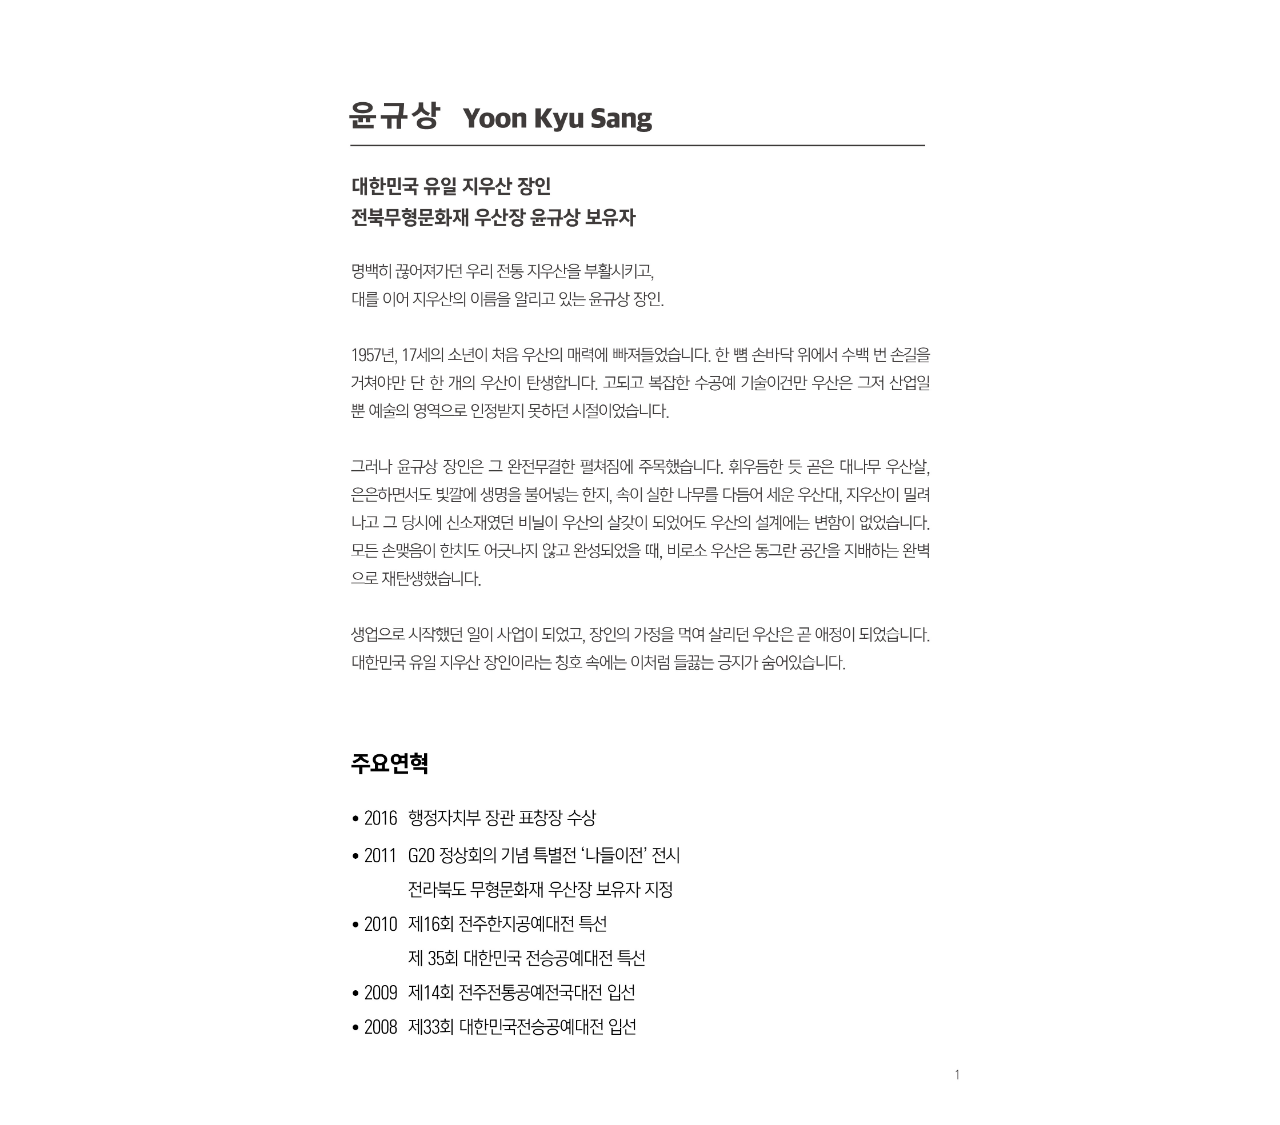
<file: 01/index.html>
<!doctype html>
<html lang="ko"><head><meta charset="utf-8">
<meta name="viewport" content="width=device-width,initial-scale=1,viewport-fit=cover">
<meta name="robots" content="noindex,nofollow">
<title>작품 안내</title>
<link rel="stylesheet" href="../assets/style.css">
</head><body>
<main id="app"></main>
<script src="data.js"></script>
<script src="../assets/page.js"></script>
</body></html>
</file>
<file: assets/style.css>
*{box-sizing:border-box}
html,body{margin:0;background:#f4efe6;color:#2b2622;font-family:'Noto Serif KR','Malgun Gothic',serif;
 -webkit-user-select:none;user-select:none;-webkit-touch-callout:none}
main{max-width:720px;margin:0 auto;padding:28px 18px 60px}
.no{font-size:13px;letter-spacing:.2em;color:#8a7d6b}
h1{font-size:26px;margin:6px 0 2px}
.artist{font-size:16px;color:#5c5247;margin-bottom:22px}
.img{position:relative;width:100%;background-size:contain;background-repeat:no-repeat;background-position:center;
 margin:0 0 18px;border-radius:4px;background-color:#e9e1d3}
.img::after{content:"";position:absolute;inset:0}
.cap{font-size:13px;color:#8a7d6b;margin:-10px 0 20px}
h2{font-size:17px;margin:30px 0 8px;border-top:1px solid #d8cdbb;padding-top:18px}
.hist{list-style:none;padding:0;margin:0}
.hist li{padding:7px 0;border-bottom:1px dashed #ddd2c0;font-size:15px;line-height:1.6}
.hist b{display:inline-block;min-width:64px;color:#7a5c3a}
p{font-size:15px;line-height:1.8}
footer{margin-top:40px;font-size:12px;color:#a39683;text-align:center}
body.only main{padding:0}body.only .img{margin:0;border-radius:0;background-color:#fff}

html.only,body.only{background:#fff}body.only main{padding:0}body.only .img{margin:0;border-radius:0;background-color:#fff}
</file>
